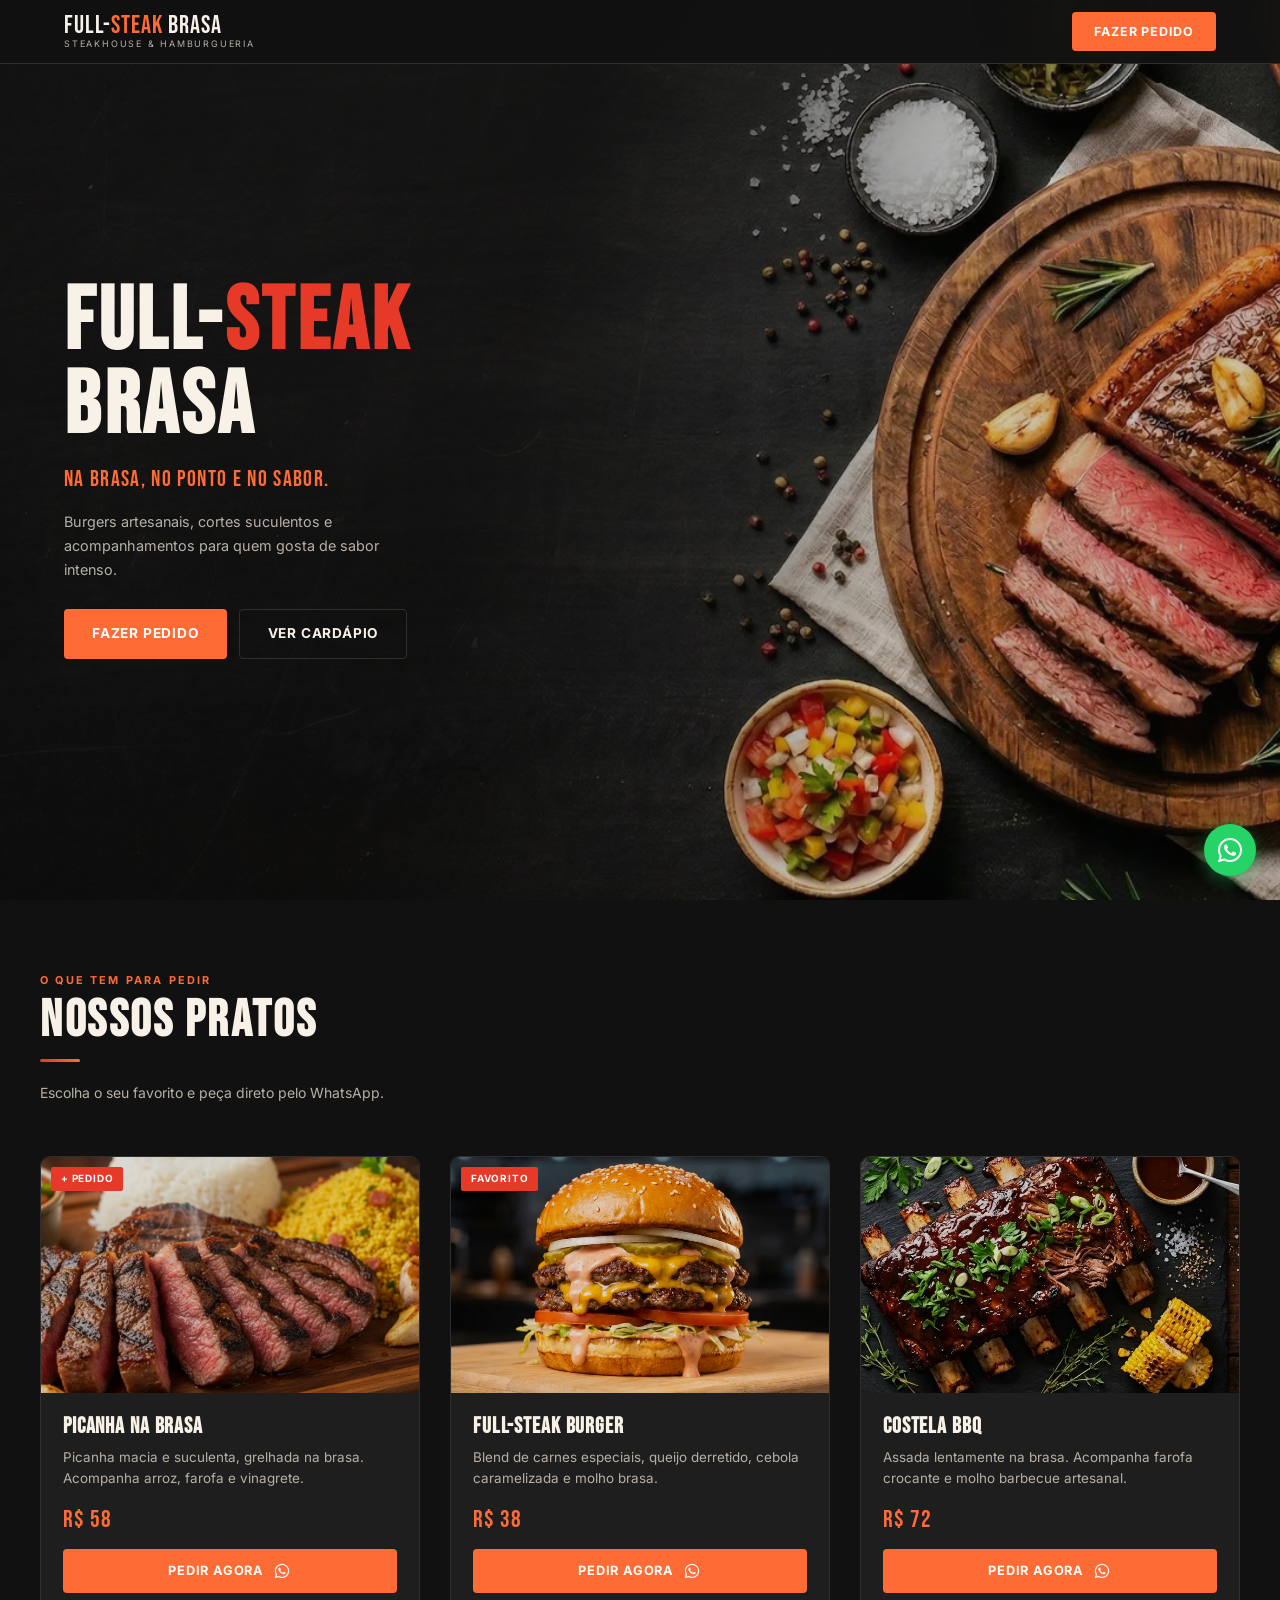
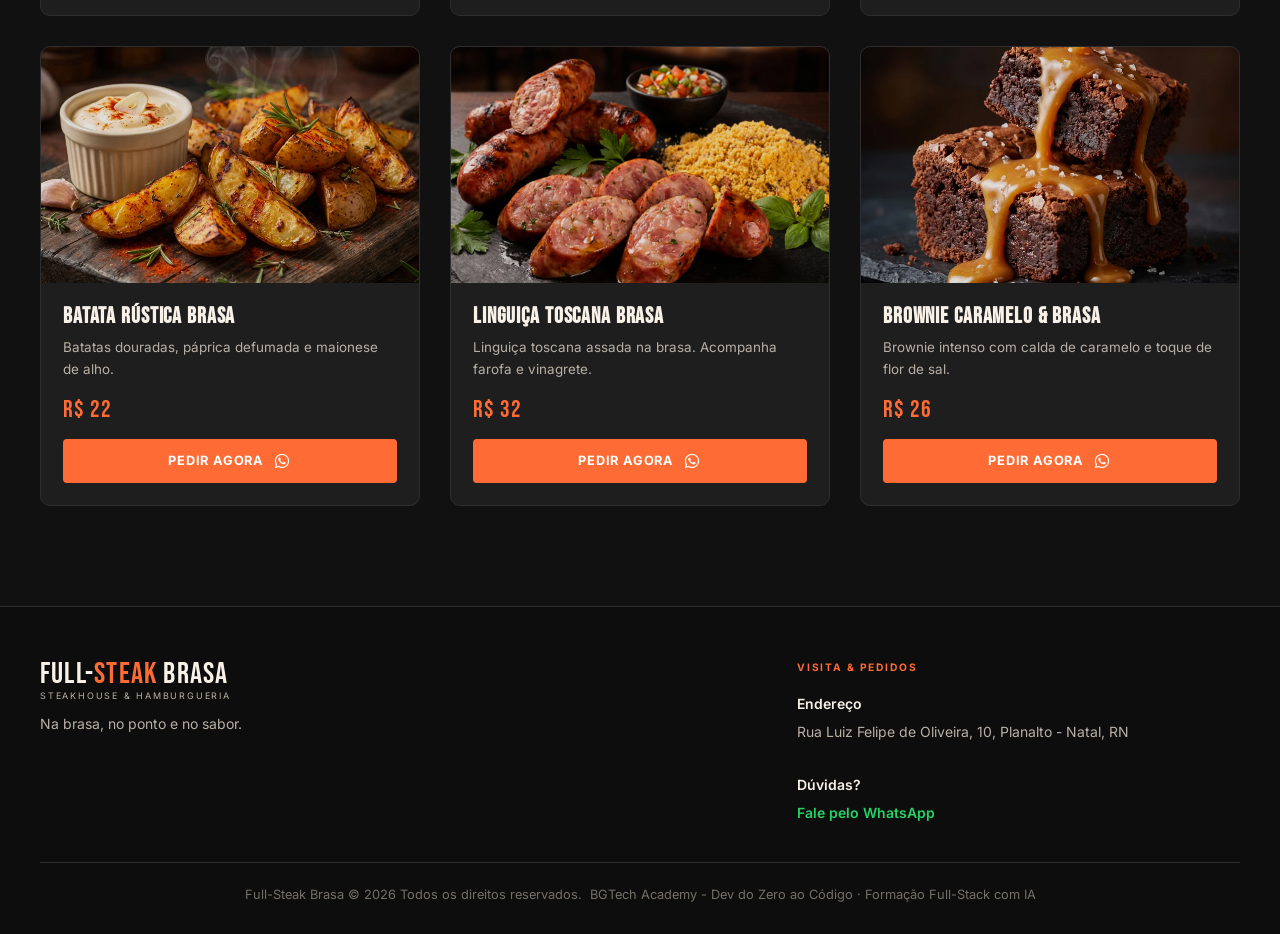
<file: cardapio.html>
<!DOCTYPE html>
<html lang="pt-BR">

<head>
    <meta charset="UTF-8" />
    <meta name="viewport" content="width=device-width, initial-scale=1.0" />
    <title>Cardápio — Full-Steak Brasa</title>
    <meta name="description"
        content="Cardápio do Full-Steak Brasa. Steaks, burgers artesanais e acompanhamentos na brasa." />
    <!-- Biblioteca externa de ícones (Boxicons) -->
    <link href="https://unpkg.com/boxicons@2.1.4/css/boxicons.min.css" rel="stylesheet" />
    <!-- CSS do projeto -->
    <link rel="stylesheet" href="./css/style.css" />
</head>

<body>
    <!-- HEADER: logo + botão de pedido -->
    <header class="site-header">
        <div class="header-inner">
            <a href="cardapio.html" class="logo">
                <span class="logo-name">
                    Full-<span class="fire">Steak</span> Brasa
                </span>
                <span class="logo-sub">Steakhouse & Hamburgueria</span>
            </a>

            <a href="https://wa.me/5584986100892" target="_blank" class="btn btn-primary btn-header">
                Fazer pedido
            </a>
        </div>
    </header>

    <!-- HERO -->
    <section class="hero">
        <div class="hero-bg"></div>

        <div class="hero-content">
            <h1 class="hero-title">
                Full-<span class="fire">Steak</span><br />Brasa
            </h1>
            <p class="hero-tagline">Na brasa, no ponto e no sabor.</p>
            <p class="hero-desc">
                Burgers artesanais, cortes suculentos e acompanhamentos para
                quem gosta de sabor intenso.
            </p>

            <div class="hero-actions">
                <a href="https://wa.me/5584986100892" target="_blank" class="btn btn-primary">Fazer pedido</a>
                <a href="#cardapio" class="btn btn-secondary">Ver cardápio</a>
            </div>
        </div>
    </section>

    <!-- PRODUTOS -->
    <main class="secao-produtos" id="cardapio">
        <div class="secao-titulo">
            <span class="secao-label">O que tem para pedir</span>
            <h2>NOSSOS PRATOS</h2>
            <div class="divider"></div>
            <p>Escolha o seu favorito e peça direto pelo WhatsApp.</p>
        </div>

        <div class="produtos-grid">
            <!-- CARD 1 — Picanha na Brasa (construir ao vivo; os outros são cópias ajustadas) -->
            <article class="produto-card">
                <div class="card-img-wrap">
                    <img class="card-img" src="./img/picanha.webp" alt="Picanha na Brasa" />
                    <span class="card-badge">+ Pedido</span>
                </div>
                <div class="card-body">
                    <h3 class="card-nome">Picanha na Brasa</h3>
                    <p class="card-desc">
                        Picanha macia e suculenta, grelhada na brasa.
                        Acompanha arroz, farofa e vinagrete.
                    </p>
                    <div class="card-rodape">
                        <span class="card-preco">R$ 58</span>
                    </div>
                    <a href="https://wa.me/5584986100892" target="_blank" class="btn btn-whatsapp">
                        Pedir agora
                        <i class="bx bxl-whatsapp"></i>
                    </a>
                </div>
            </article>

            <!-- CARD 2 — Full-Steak Burger -->
            <article class="produto-card">
                <div class="card-img-wrap">
                    <img class="card-img" src="./img/hamburger.webp" alt="Full-Steak Burger" />
                    <span class="card-badge">Favorito</span>
                </div>
                <div class="card-body">
                    <h3 class="card-nome">Full-Steak Burger</h3>
                    <p class="card-desc">
                        Blend de carnes especiais, queijo derretido, cebola
                        caramelizada e molho brasa.
                    </p>
                    <div class="card-rodape">
                        <span class="card-preco">R$ 38</span>
                    </div>
                    <a href="https://wa.me/55849861008929" target="_blank" class="btn btn-whatsapp">
                        Pedir agora
                        <i class="bx bxl-whatsapp"></i>
                    </a>
                </div>
            </article>

            <!-- CARD 3 — Costela BBQ -->
            <article class="produto-card">
                <div class="card-img-wrap">
                    <img class="card-img" src="./img/costela-bbq.webp" alt="Costela BBQ" />
                </div>
                <div class="card-body">
                    <h3 class="card-nome">Costela BBQ</h3>
                    <p class="card-desc">
                        Assada lentamente na brasa. Acompanha farofa
                        crocante e molho barbecue artesanal.
                    </p>
                    <div class="card-rodape">
                        <span class="card-preco">R$ 72</span>
                    </div>
                    <a href="https://wa.me/5584986100892" target="_blank" class="btn btn-whatsapp">
                        Pedir agora
                        <i class="bx bxl-whatsapp"></i>
                    </a>
                </div>
            </article>

            <!-- CARD 4 — Batata Rústica Brasa -->
            <article class="produto-card">
                <div class="card-img-wrap">
                    <img class="card-img" src="./img/batata-rustica.webp" alt="Batata Rústica Brasa" />
                </div>
                <div class="card-body">
                    <h3 class="card-nome">Batata Rústica Brasa</h3>
                    <p class="card-desc">
                        Batatas douradas, páprica defumada e maionese de
                        alho.
                    </p>
                    <div class="card-rodape">
                        <span class="card-preco">R$ 22</span>
                    </div>
                    <a href="https://wa.me/5584986100892" target="_blank" class="btn btn-whatsapp">
                        Pedir agora
                        <i class="bx bxl-whatsapp"></i>
                    </a>
                </div>
            </article>

            <!-- CARD 5 — Linguiça Toscana Brasa -->
            <article class="produto-card">
                <div class="card-img-wrap">
                    <img class="card-img" src="./img/linguica-toscana.webp" alt="Linguiça Toscana Brasa" />
                </div>
                <div class="card-body">
                    <h3 class="card-nome">Linguiça Toscana Brasa</h3>
                    <p class="card-desc">
                        Linguiça toscana assada na brasa. Acompanha farofa e
                        vinagrete.
                    </p>
                    <div class="card-rodape">
                        <span class="card-preco">R$ 32</span>
                    </div>
                    <a href="https://wa.me/5584986100892" target="_blank" class="btn btn-whatsapp">
                        Pedir agora
                        <i class="bx bxl-whatsapp"></i>
                    </a>
                </div>
            </article>

            <!-- CARD 6 — Brownie Caramelo & Brasa -->
            <article class="produto-card">
                <div class="card-img-wrap">
                    <img class="card-img" src="./img/brownie-caramelo.webp" alt="Brownie Caramelo e Brasa" />
                </div>
                <div class="card-body">
                    <h3 class="card-nome">Brownie Caramelo &amp; Brasa</h3>
                    <p class="card-desc">
                        Brownie intenso com calda de caramelo e toque de
                        flor de sal.
                    </p>
                    <div class="card-rodape">
                        <span class="card-preco">R$ 26</span>
                    </div>
                    <a href="https://wa.me/5584986100892" target="_blank" class="btn btn-whatsapp">
                        Pedir agora
                        <i class="bx bxl-whatsapp"></i>
                    </a>
                </div>
            </article>
        </div>
        <!-- /produtos-grid -->
    </main>

    <!-- FOOTER -->
    <footer class="site-footer" id="contato">
        <div class="footer-inner">
            <div class="footer-topo">
                <div class="footer-brand">
                    <div class="logo">
                        <span class="logo-name">Full-<span class="fire">Steak</span>
                            Brasa</span>
                        <span class="logo-sub">Steakhouse &amp; Hamburgueria</span>
                    </div>
                    <p>Na brasa, no ponto e no sabor.</p>
                </div>

                <div class="footer-col">
                    <h4>Visita &amp; Pedidos</h4>
                    <address>
                        <strong>Endereço</strong>
                        Rua Luiz Felipe de Oliveira, 10, Planalto - Natal, RN<br /><br />

                        <strong>Dúvidas?</strong>
                        <a href="https://wa.me/5584986100892" target="_blank" class="footer-wpp-link">
                            Fale pelo WhatsApp
                        </a>
                    </address>
                </div>
            </div>

            <div class="footer-fundo">
                <p>Full-Steak Brasa © 2026 Todos os direitos reservados.</p>
                <p>
                    BGTech Academy - Dev do Zero ao Código · Formação
                    Full-Stack com IA
                </p>
            </div>
        </div>
    </footer>

    <!-- BOTÃO FLUTUANTE WHATSAPP (fazer no final) -->
    <a href="https://wa.me/5584986100892" target="_blank" class="whatsapp-float"
        aria-label="Fazer pedido pelo WhatsApp">
        <i class="bx bxl-whatsapp"></i>
    </a>
</body>

</html>

<!-- Ctrl + ; -> Comentários -->
<!-- Ctrl + S -> Salvar -->
<!-- Ctrl + A ->  Selecionar tudo-->
</file>
<file: css/style.css>
/* ================================================
   FULL-STEAK BRASA — Cardápio (Dia 1)
   ================================================ */


/* 1. FONTE ---------------------------------------- */
@import url('https://fonts.googleapis.com/css2?family=Bebas+Neue&family=Inter:wght@400;500;600;700&display=swap');


/* 2. VARIÁVEIS — o "coração" da identidade visual -- */
:root {
    --bg-01: #111111;
    --bg-card: #1E1E1E;

    --text-01: #F8F1E8;
    --text-02: #B8B0A6;

    --accent-red: #E63928;
    --accent-orange: #FF6B35;

    --border-soft: #2E2E2E;
    --whatsapp: #25D366;

    --font-heading: 'Bebas Neue', 'Arial Narrow', sans-serif;
    --font-body: 'Inter', system-ui, sans-serif;

    --radius-sm: 4px;
    --radius-md: 10px;

    --transition: 0.25s ease;
}


/* 3. RESET ---------------------------------------- */
*,
*::before,
*::after {
    margin: 0;
    padding: 0;
    box-sizing: border-box;
}

html {
    scroll-behavior: smooth;
}

body {
    background-color: var(--bg-01);
    color: var(--text-01);
    font-family: var(--font-body);
    line-height: 1.6;
    -webkit-font-smoothing: antialiased;
}

img {
    max-width: 100%;
    display: block;
}

a {
    color: inherit;
    text-decoration: none;
}


/* 4. UTILITÁRIOS ---------------------------------- */
.divider {
    width: 40px;
    height: 3px;
    background: linear-gradient(to right, var(--accent-red), var(--accent-orange));
    border-radius: 2px;
    margin: 12px 0 20px;
}

.fire {
    color: var(--accent-orange);
}

.secao-label {
    display: block;
    font-size: 0.68rem;
    font-weight: 700;
    letter-spacing: 0.2em;
    text-transform: uppercase;
    color: var(--accent-orange);
    margin-bottom: 6px;
}


/* 5. BOTÕES --------------------------------------- */
.btn {
    display: inline-flex;
    align-items: center;
    justify-content: center;
    gap: 8px;
    font-family: var(--font-body);
    font-size: 0.85rem;
    font-weight: 700;
    letter-spacing: 0.8px;
    text-transform: uppercase;
    padding: 0.8rem 1.75rem;
    border-radius: var(--radius-sm);
    border: none;
    cursor: pointer;
    transition: all var(--transition);
    white-space: nowrap;
}

.btn-primary {
    background: var(--accent-orange);
    color: #fff;
}

.btn-primary:hover {
    background: #f04434;
    transform: translateY(-2px);
    box-shadow: 0 8px 20px rgba(230, 57, 40, 0.38);
}

.btn-secondary {
    background: transparent;
    color: var(--text-01);
    border: 1.5px solid var(--border-soft);
}

.btn-secondary:hover {
    border-color: var(--accent-orange);
    color: var(--accent-orange);
    transform: translateY(-2px);
}

.btn-header {
    padding: 10px 22px;
    font-size: 0.78rem;
}

.btn-whatsapp {
    background: var(--accent-orange);
    color: #fff;
    font-size: 0.8rem;
    padding: 12px 16px;
    width: 100%;
}

.btn-whatsapp:hover {
    background: #1ebe5a;
    transform: translateY(-2px);
    box-shadow: 0 6px 16px rgba(37, 211, 102, 0.3);
}

/* Ícone do Boxicons dentro do botão */
.btn-whatsapp i {
    font-size: 1.2rem;
}


/* 6. HEADER --------------------------------------- */
.site-header {
    position: fixed;
    top: 0;
    left: 0;
    right: 0;
    z-index: 1000;
    height: 64px;
    background: rgba(17, 17, 17, 0.96);
    backdrop-filter: blur(10px);
    -webkit-backdrop-filter: blur(10px);
    border-bottom: 1px solid var(--border-soft);
}

.header-inner {
    height: 100%;
    max-width: 1200px;
    margin: 0 auto;
    padding: 0 24px;
    display: flex;
    align-items: center;
    justify-content: space-between;
}

.logo {
    display: flex;
    flex-direction: column;
    line-height: 1;
}

.logo-name {
    font-family: var(--font-heading);
    font-size: 1.55rem;
    letter-spacing: 0.04em;
    color: var(--text-01);
}

.logo-sub {
    font-size: 0.56rem;
    letter-spacing: 0.2em;
    text-transform: uppercase;
    color: var(--text-02);
    margin-top: 2px;
}


/* 7. HERO ----------------------------------------- */
.hero {
    height: 100vh;
    position: relative;
    display: flex;
    align-items: center;
    overflow: hidden;
}

.hero-bg {
    position: absolute;
    inset: 0;
    background-image:
        linear-gradient(105deg,
            rgba(11, 10, 10, 0.8) 40%,
            rgba(11, 10, 10, 0.2) 70%),
        url("../img/full-steak-hero.webp");
    background-size: cover;
    background-position: center;
}

.hero-content {
    position: relative;
    z-index: 1;
    width: 100%;
    padding: 96px 24px 56px;
    padding-left: max(24px, calc((100vw - 1200px) / 2 + 24px));
}

.hero-title {
    font-family: var(--font-heading);
    font-size: clamp(3rem, 7vw, 5.5rem);
    letter-spacing: 0.04em;
    line-height: 0.95;
    color: var(--text-01);
    margin-bottom: 14px;
}

.hero-title .fire {
    color: var(--accent-red);
}

.hero-tagline {
    font-family: var(--font-heading);
    font-size: clamp(1rem, 2vw, 1.4rem);
    letter-spacing: 0.06em;
    color: var(--accent-orange);
    margin-bottom: 12px;
}

.hero-desc {
    font-size: 0.9rem;
    color: var(--text-02);
    line-height: 1.65;
    max-width: 360px;
    margin-bottom: 28px;
}

.hero-actions {
    display: flex;
    gap: 12px;
    flex-wrap: wrap;
}

/* Animação de entrada suave */
@keyframes fadeUp {
    from {
        opacity: 0;
        transform: translateY(20px);
    }

    to {
        opacity: 1;
        transform: translateY(0);
    }
}

.hero-title {
    animation: fadeUp 0.5s ease 0.10s both;
}

.hero-tagline {
    animation: fadeUp 0.5s ease 0.20s both;
}

.hero-desc {
    animation: fadeUp 0.5s ease 0.30s both;
}

.hero-actions {
    animation: fadeUp 0.5s ease 0.40s both;
}


/* 8. SEÇÃO DE PRODUTOS ---------------------------- */
.secao-produtos {
    padding: 72px 24px 100px;
}

.secao-titulo {
    max-width: 1200px;
    margin: 0 auto 52px;
}

.secao-titulo h2 {
    font-family: var(--font-heading);
    font-size: clamp(2.2rem, 4vw, 3.5rem);
    letter-spacing: 0.05em;
    color: var(--text-01);
    line-height: 1;
}

.secao-titulo p {
    font-size: 0.875rem;
    color: var(--text-02);
    margin-top: 6px;
}

.produtos-grid {
    max-width: 1200px;
    margin: 0 auto;
    display: grid;
    grid-template-columns: repeat(3, 1fr);
    gap: 30px;
}


/* 9. CARD DE PRODUTO ------------------------------ */
.produto-card {
    background: var(--bg-card);
    border: 1px solid var(--border-soft);
    border-radius: var(--radius-md);
    overflow: hidden;
    display: flex;
    flex-direction: column;
    transition:
        transform var(--transition),
        border-color var(--transition),
        box-shadow var(--transition);
}

.produto-card:hover {
    transform: translateY(-5px);
    border-color: var(--accent-red);
    box-shadow: 0 12px 32px rgba(0, 0, 0, 0.5);
}

.card-img-wrap {
    position: relative;
    overflow: hidden;
}

.card-img {
    width: 100%;
    aspect-ratio: 16 / 10;
    object-fit: cover;
    filter: brightness(0.88) saturate(1.1);
    transition: filter var(--transition), transform var(--transition);
}

.produto-card:hover .card-img {
    filter: brightness(1) saturate(1.2);
    transform: scale(1.04);
}

.card-badge {
    position: absolute;
    top: 10px;
    left: 10px;
    background: var(--accent-red);
    color: #fff;
    font-size: 0.62rem;
    font-weight: 700;
    letter-spacing: 0.08em;
    text-transform: uppercase;
    padding: 4px 10px;
    border-radius: 2px;
}

.card-body {
    padding: 22px;
    display: flex;
    flex-direction: column;
    flex: 1;
}

.card-nome {
    font-family: var(--font-heading);
    font-size: 1.35rem;
    letter-spacing: 0.04em;
    color: var(--text-01);
    line-height: 1.1;
    margin-bottom: 8px;
}

.card-desc {
    font-size: 0.84rem;
    color: var(--text-02);
    line-height: 1.6;
    flex: 1;
    margin-bottom: 18px;
}

.card-rodape {
    margin-bottom: 14px;
}

.card-preco {
    font-family: var(--font-heading);
    font-size: 1.5rem;
    letter-spacing: 0.04em;
    color: var(--accent-orange);
    line-height: 1;
}


/* 10. FOOTER -------------------------------------- */
.site-footer {
    background: #0D0D0D;
    border-top: 1px solid var(--border-soft);
    padding: 52px 24px 28px;
}

.footer-inner {
    max-width: 1200px;
    margin: 0 auto;
}

.footer-topo {
    display: grid;
    grid-template-columns: 1.6fr 1fr;
    gap: 48px;
    padding-bottom: 36px;
    border-bottom: 1px solid var(--border-soft);
    margin-bottom: 22px;
}

.footer-brand .logo-name {
    font-size: 1.9rem;
}

.footer-brand p {
    font-size: 0.875rem;
    color: var(--text-02);
    margin-top: 12px;
    line-height: 1.7;
    max-width: 280px;
}

.footer-col h4 {
    font-size: 0.64rem;
    font-weight: 700;
    letter-spacing: 0.18em;
    text-transform: uppercase;
    color: var(--accent-orange);
    margin-bottom: 16px;
}

.footer-col address {
    font-style: normal;
    font-size: 0.875rem;
    color: var(--text-02);
    line-height: 1.9;
}

.footer-col address strong {
    display: block;
    color: var(--text-01);
    font-weight: 600;
    margin-bottom: 1px;
}

.footer-wpp-link {
    color: var(--whatsapp);
    font-weight: 600;
}

.footer-fundo {
    display: flex;
    align-items: center;
    justify-content: center;
    flex-wrap: wrap;
    gap: 8px;
    text-align: center;
}

.footer-fundo p {
    font-size: 0.8rem;
    color: var(--text-02);
    opacity: 0.6;
}


/* 11. BOTÃO FLUTUANTE WHATSAPP -------------------- */
.whatsapp-float {
    position: fixed;
    bottom: 1.5rem;
    right: 1.5rem;
    z-index: 999;
    width: 52px;
    height: 52px;
    border-radius: 50%;
    background: var(--whatsapp);
    display: grid;
    place-items: center;
    box-shadow: 0 4px 16px rgba(37, 211, 102, 0.4);
    transition: transform var(--transition);
}

.whatsapp-float:hover {
    transform: scale(1.1);
}

.whatsapp-float i {
    font-size: 2rem;
    color: #fff;
}


/* 12. RESPONSIVIDADE ------------------------------ */
@media (max-width: 1024px) {
    .produtos-grid {
        grid-template-columns: repeat(2, 1fr);
        gap: 24px;
    }

    .footer-topo {
        grid-template-columns: 1fr 1fr;
    }
}

@media (max-width: 600px) {
    .produtos-grid {
        grid-template-columns: 1fr;
        gap: 20px;
    }

    .hero-content {
        padding-left: 24px;
        padding-right: 24px;
    }

    .hero-actions {
        flex-direction: column;
    }

    .hero-actions .btn {
        width: 100%;
    }

    .footer-topo {
        grid-template-columns: 1fr;
        gap: 28px;
    }

    .whatsapp-float {
        bottom: 18px;
        right: 18px;
        width: 48px;
        height: 48px;
    }
}


/* ================================================================
   FULL-STEAK BRASA — LANDING PAGE (Dia 2)
================================================================ */


/* Variável extra p/ ícones sociais + fundo alternado */
:root {
    --bg-02:   #1A1A1A;
    --text-03: #86817B;
}


/* HEADER com navegação (o resto vem de .site-header) */
.lp-nav {
    display: flex;
    align-items: center;
    gap: 32px;
}

.lp-nav a {
    font-size: 0.82rem;
    font-weight: 600;
    color: var(--text-02);
    transition: color var(--transition);
}

.lp-nav a:hover {
    color: var(--text-01);
}


/* HERO */
.lp-hero {
    background-image:
        linear-gradient(105deg,
            rgba(11, 10, 10, 0.8) 40%,
            rgba(11, 10, 10, 0.2) 70%),
        url("../img/full-steak-hero-lp.webp");
}

.hero-eyebrow {
    display: block;
    font-size: 0.7rem;
    font-weight: 700;
    letter-spacing: 0.28em;
    text-transform: uppercase;
    color: var(--accent-orange);
    margin-bottom: 16px;
    animation: fadeUp 0.5s ease 0.05s both;
}


/* Faixa de seção clara (experiência e mais pedidos) */
.faixa {
    padding: 96px 24px;
    background: var(--bg-02);
    border-top: 1px solid var(--border-soft);
}

.faixa-inner {
    max-width: 1200px;
    margin: 0 auto;
}


/* EXPERIÊNCIA: texto + imagem lado a lado */
.exp-grid {
    display: grid;
    grid-template-columns: 1fr 1fr;
    gap: 72px;
    align-items: center;
}

.exp-grid p {
    color: var(--text-02);
    line-height: 1.8;
    margin-bottom: 16px;
    max-width: 480px;
}

.exp-img {
    width: 100%;
    aspect-ratio: 4 / 3;
    object-fit: cover;
    border-radius: var(--radius-md);
    border: 1px solid var(--border-soft);
    filter: brightness(0.9) saturate(1.15);
}

/* Números rápidos */
.stats {
    display: flex;
    gap: 36px;
    margin-top: 36px;
    flex-wrap: wrap;
}

.stat-num {
    display: block;
    font-family: var(--font-heading);
    font-size: 2.4rem;
    color: var(--accent-orange);
    line-height: 1;
}

.stat-label {
    font-size: 0.72rem;
    font-weight: 600;
    letter-spacing: 0.12em;
    text-transform: uppercase;
    color: var(--text-02);
}


/* Grid genérico de 4 colunas (diferenciais e mais pedidos) */
.grid-4 {
    display: grid;
    grid-template-columns: repeat(4, 1fr);
    gap: 24px;
}


/* DIFERENCIAIS: cartões de texto */
.card-simples {
    background: var(--bg-card);
    border: 1px solid var(--border-soft);
    border-radius: var(--radius-md);
    padding: 32px 24px;
    transition: border-color var(--transition), transform var(--transition);
}

.card-simples:hover {
    border-color: var(--accent-red);
    transform: translateY(-4px);
}

.card-simples h3 {
    font-family: var(--font-heading);
    font-size: 1.6rem;
    letter-spacing: 0.04em;
    color: var(--accent-orange);
    margin-bottom: 8px;
}

.card-simples p {
    color: var(--text-02);
    line-height: 1.65;
}


/* Centraliza cabeçalho de seção quando preciso */
.centro { text-align: center; }
.centro .divider { margin-left: auto; margin-right: auto; }

.cta-link { text-align: center; margin-top: 48px; }


/* CTA FINAL: fundo com imagem escurecida */
.cta-final {
    position: relative;
    padding: 120px 24px;
    text-align: center;
    border-top: 1px solid var(--border-soft);
    overflow: hidden;
}

.cta-final::before {
    content: "";
    position: absolute;
    inset: 0;
    background:
        linear-gradient(rgba(0, 0, 0, 0.7), rgba(0, 0, 0, 0.7)),
        url("../img/full-steak-hero") center / cover;
    z-index: 0;
}

.cta-final .secao-titulo,
.cta-final-actions {
    position: relative;
    z-index: 1;
}

.cta-final-actions {
    display: flex;
    gap: 14px;
    justify-content: center;
    flex-wrap: wrap;
    margin-top: 8px;
}

/* Ajuste do botão do WhatsApp no CTA */
.cta-final-actions .btn-whatsapp {
    width: auto;
    background-color: var(--whatsapp);
}


/* Ícones sociais do rodapé */
.footer-brand i {
    font-size: 2rem;
    color: var(--text-03);
    border: 2px solid var(--text-03);
    border-radius: 50%;
    padding: 2px;
    margin: 1rem 0.6rem 0 0;
    transition: var(--transition);
    cursor: pointer;
}

.footer-brand i:hover {
    color: var(--accent-orange);
    border-color: var(--accent-orange);
}


/* RESPONSIVIDADE da LP */
@media (max-width: 1024px) {
    .grid-4 { grid-template-columns: repeat(2, 1fr); }
}

@media (max-width: 900px) {
    .exp-grid { grid-template-columns: 1fr; gap: 40px; }
    .exp-img  { order: -1; }
    .lp-nav   { display: none; }
}

@media (max-width: 600px) {
    .grid-4 { grid-template-columns: 1fr; }
    .cta-final-actions { flex-direction: column; }
    .cta-final-actions .btn { width: 100%; }
}
</file>
